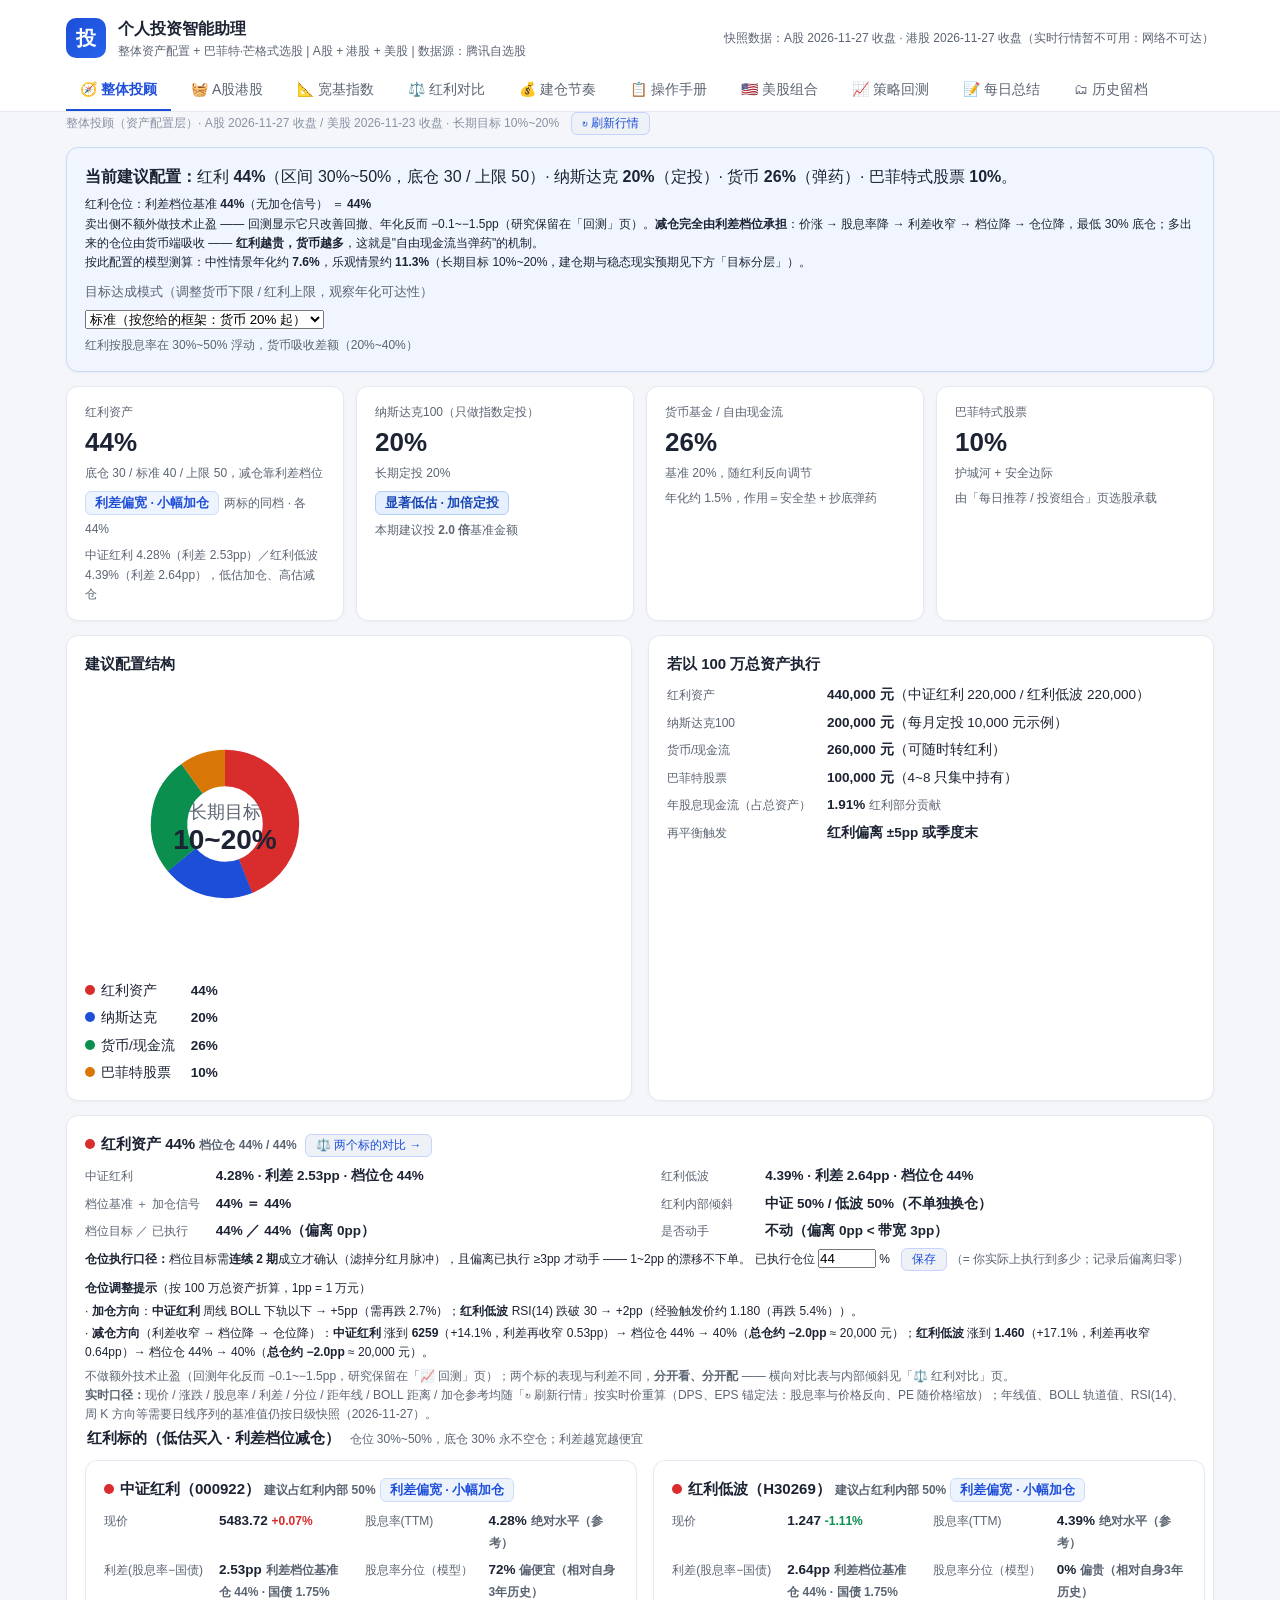
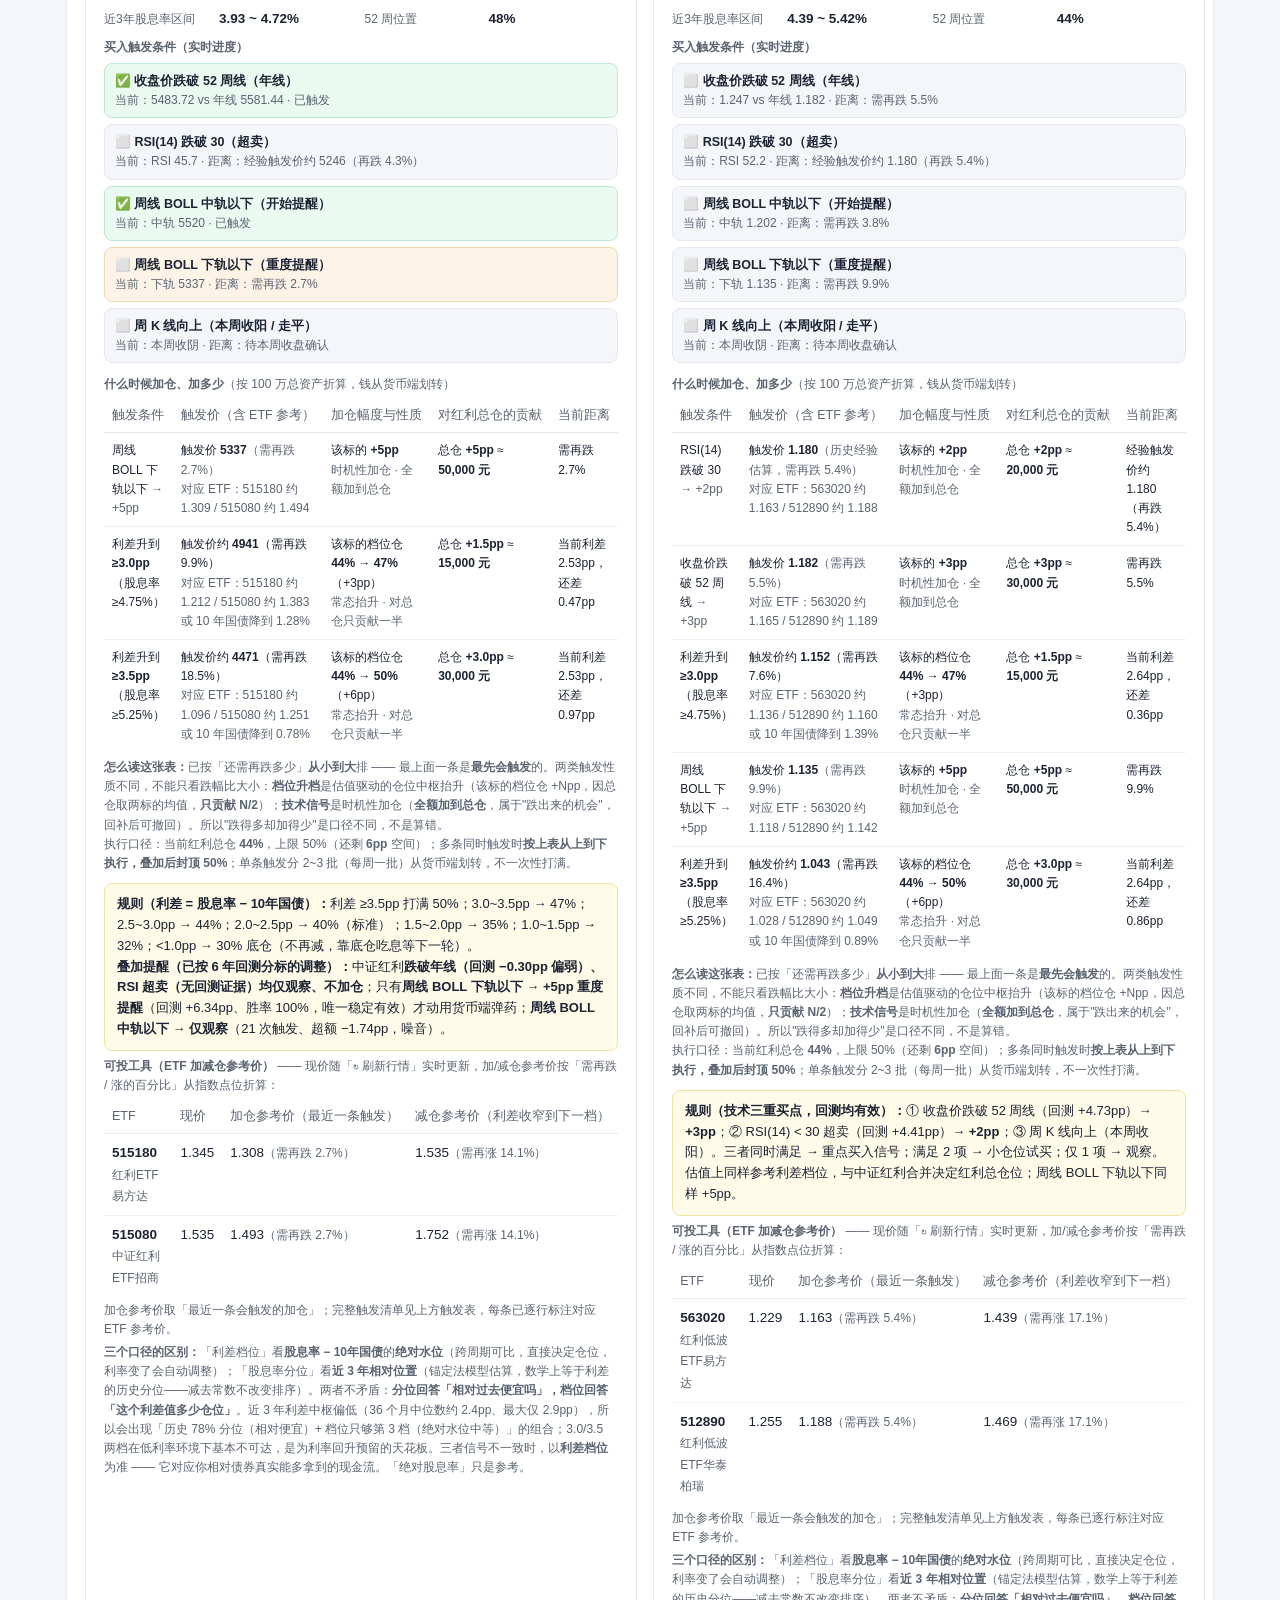
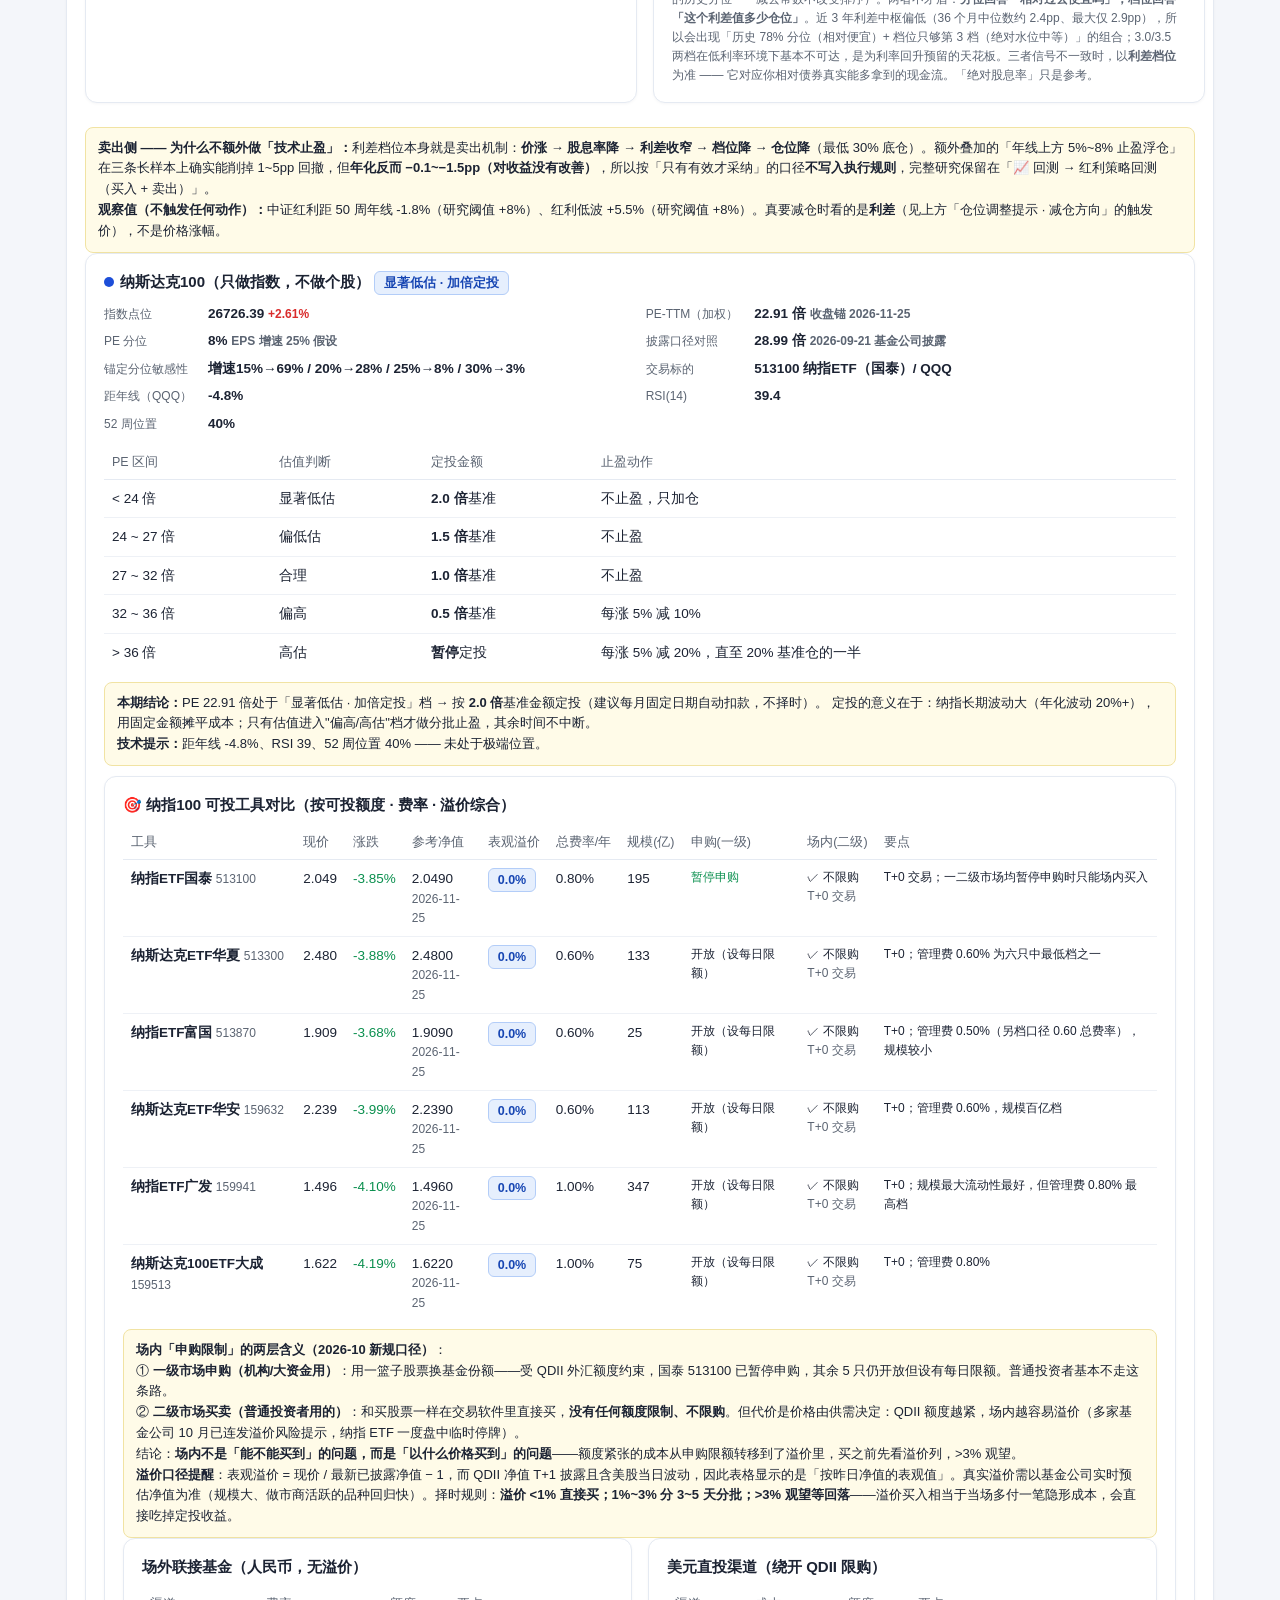
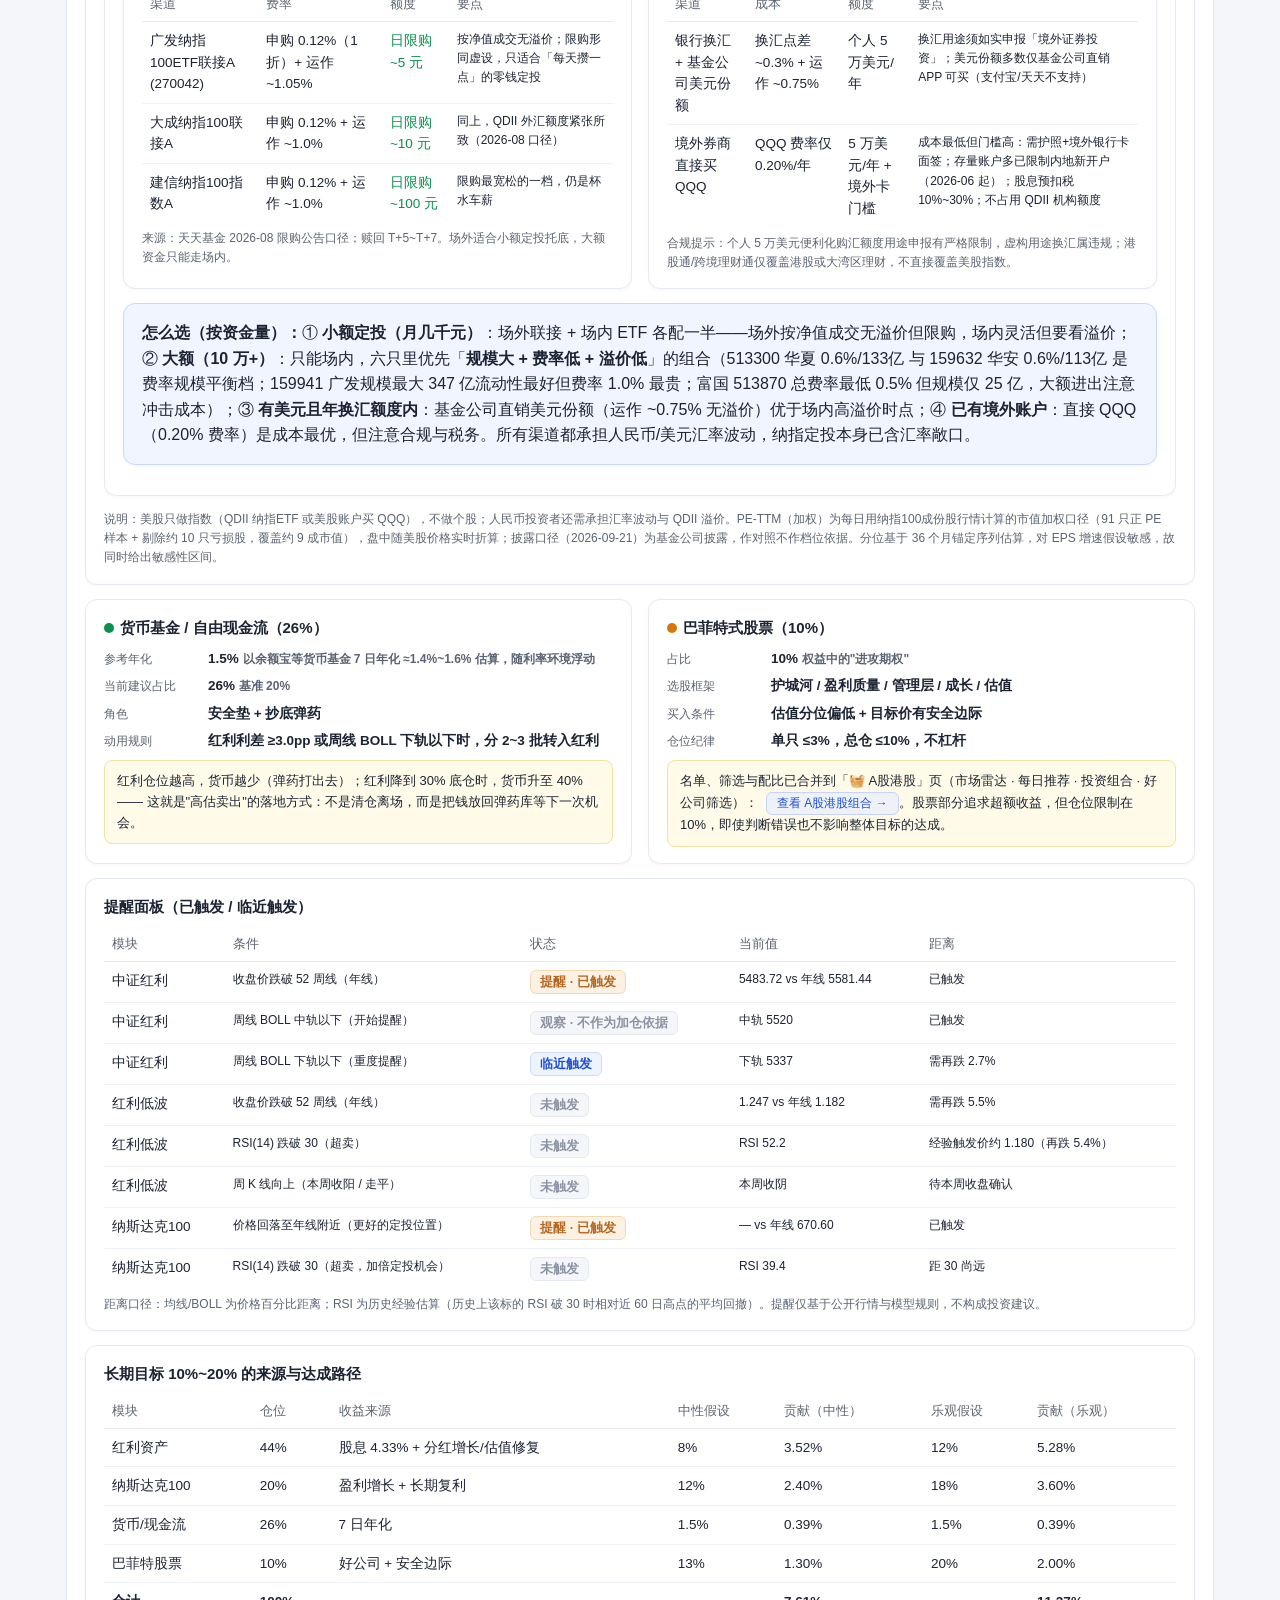
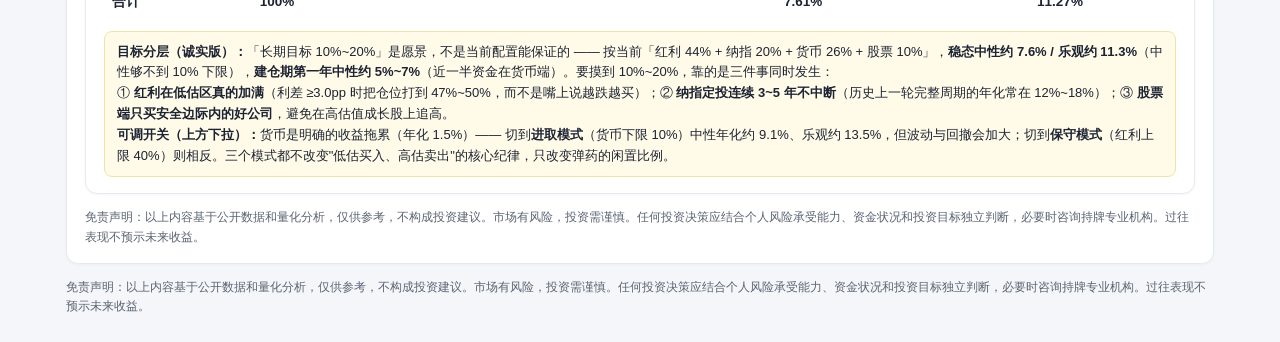
<file: index.html>
<!DOCTYPE html>
<html lang="zh-CN">
<head>
<meta charset="UTF-8">
<meta name="viewport" content="width=device-width, initial-scale=1.0, viewport-fit=cover">
<title>个人投资智能助理 · 整体投顾 + Buffett 选股</title>
<link rel="manifest" href="manifest.json">
<link rel="icon" href="icons/icon.svg" type="image/svg+xml">
<link rel="apple-touch-icon" href="icons/icon-192.png">
<meta name="theme-color" content="#1d4ed8">
<meta name="mobile-web-app-capable" content="yes">
<meta name="apple-mobile-web-app-capable" content="yes">
<meta name="apple-mobile-web-app-status-bar-style" content="black-translucent">
<meta name="apple-mobile-web-app-title" content="投资助理">
<link rel="stylesheet" href="style.css">
</head>
<body>
<header class="top">
  <div class="wrap topbar">
    <div class="brand"><span class="logo">投</span><div><b>个人投资智能助理</b><div class="muted small">整体资产配置 + 巴菲特·芒格式选股<span class="hide-sm"> | A股 + 港股 + 美股 | 数据源：腾讯自选股</span></div></div></div>
    <div class="muted small" id="asof-line"></div>
  </div>
  <nav class="wrap nav" id="main-nav">
    <button class="nav-btn active" id="nav-plan" onclick="showTab('plan')"><span class="ic">🧭</span><span class="lb">整体投顾</span></button>
    <button class="nav-btn" id="nav-ah" onclick="showTab('ah')"><span class="ic">🧺</span><span class="lb">A股港股</span></button>
    <button class="nav-btn" id="nav-broad" onclick="showTab('broad')"><span class="ic">📐</span><span class="lb">宽基指数</span></button>
    <button class="nav-btn" id="nav-divcmp" onclick="showTab('divcmp')"><span class="ic">⚖️</span><span class="lb">红利对比</span></button>
    <button class="nav-btn" id="nav-fund" onclick="showTab('fund')"><span class="ic">💰</span><span class="lb">建仓节奏</span></button>
    <button class="nav-btn" id="nav-playbook" onclick="showTab('playbook')"><span class="ic">📋</span><span class="lb">操作手册</span></button>
    <button class="nav-btn" id="nav-detail" onclick="showTab('detail')" style="display:none"><span class="ic">📄</span><span class="lb">标的调研</span></button>
    <button class="nav-btn" id="nav-us" onclick="showTab('us')"><span class="ic">🇺🇸</span><span class="lb">美股组合</span></button>
    <button class="nav-btn" id="nav-backtest" onclick="showTab('backtest')"><span class="ic">📈</span><span class="lb">策略回测</span></button>
    <button class="nav-btn" id="nav-report" onclick="showTab('report')"><span class="ic">📝</span><span class="lb">每日总结</span></button>
    <button class="nav-btn" id="nav-history" onclick="showTab('history')"><span class="ic">🗂</span><span class="lb">历史留档</span></button>
</nav>
</header>

<main class="wrap">
  <section id="tab-plan"><div id="plan-body"></div></section>
  <section id="tab-ah" style="display:none"><div id="ah-body"></div></section>
  <section id="tab-broad" style="display:none"><div id="broad-body"></div></section>
  <section id="tab-divcmp" style="display:none"><div id="divcmp-body"></div></section>
  <section id="tab-fund" style="display:none"><div id="fund-body"></div></section>
  <section id="tab-playbook" style="display:none"><div id="playbook-body"></div></section>
  <section id="tab-detail" style="display:none"><div id="detail-sel" class="detail-selbar"></div><div id="detail-body"></div></section>
  <section id="tab-us" style="display:none"><div id="us-body"></div></section>
  <section id="tab-backtest" style="display:none"><div id="backtest-body"></div></section>
  <section id="tab-report" style="display:none">
    <div class="card">
      <b>每日投资总结</b> <span class="muted small">自动汇总市场概况、当日推荐与组合建议；每日 18:00 由定时任务自动生成并上传飞书「个人投顾」文件夹，本页同步排版展示（可一键切回 Markdown 原文）</span>
      <div class="btnrow">
        <button class="btn" onclick="copyReport()">复制报告</button>
        <button class="btn" onclick="downloadReport()">下载 .md</button>
        <button class="btn" onclick="window.hSaveReport()">保存到历史留档</button>
        <button class="btn" id="rpt-toggle" onclick="window.rptToggleView()">查看原文 Markdown</button>
      </div>
      <div id="report-view" class="report-view"></div>
      <textarea id="report-out" rows="26" spellcheck="false" style="display:none"></textarea>
    </div>
  </section>
  <section id="tab-history" style="display:none"><div id="history-body"></div></section>
</main>

<div id="flash" class="flash"></div>

<footer class="wrap foot">
  <div class="muted small" id="disc-line"></div>
</footer>

<script src="data.js"></script>
<script src="data/lt.js"></script>
<script src="data/valuation.js"></script>
<script src="data/us.js"></script>
<script src="data/asset.js"></script>
<script src="data/divbt.js"></script>
<script src="data/divbt-sell.js"></script>
<script src="data/etf.js"></script>
<script src="data/baseline.js"></script>
<script src="data/reports.js"></script>
<script src="data/earnings.js"></script>
<script src="data/comps.js"></script>
<script src="data/snap-all.js"></script>
<script src="data/index.js"></script>
<script src="app.js"></script>
</body>
</html>
</file>
<file: style.css>
/* 投资助理 - 浅底研报风 · 红涨绿跌 */
* { box-sizing: border-box; margin: 0; padding: 0; }
body { font-family: -apple-system, "PingFang SC", "Microsoft YaHei", sans-serif; background: #f4f6fa; color: #1c2333; line-height: 1.6; }
.wrap { max-width: 1180px; margin: 0 auto; padding: 0 16px; }
.muted { color: #5b6472; } .small { font-size: 12px; } .mid { font-size: 14px; }
.c-up { color: #d92c2c; } .c-down { color: #0a8f4e; } .c-flat { color: #5b6472; } .c-warn { color: #b45309; }
.center { text-align: center; }
header.top { background: #fff; border-bottom: 1px solid #e5eaf2; padding-bottom: 0; }
.topbar { display: flex; justify-content: space-between; align-items: center; padding-top: 16px; padding-bottom: 10px; }
.brand { display: flex; gap: 12px; align-items: center; }
.logo { display: inline-flex; width: 40px; height: 40px; border-radius: 10px; background: linear-gradient(135deg, #1d4ed8, #2563eb); color: #fff; font-size: 20px; align-items: center; justify-content: center; font-weight: 700; }
.nav { display: flex; gap: 6px; overflow-x: auto; padding-bottom: 0; }
.nav-btn { border: none; background: none; padding: 10px 14px; font-size: 14px; color: #5b6472; cursor: pointer; border-bottom: 2.5px solid transparent; white-space: nowrap; font-family: inherit; }
.nav-btn:hover { color: #1c2333; }
.nav-btn.active { color: #1d4ed8; border-bottom-color: #1d4ed8; font-weight: 600; }
main { padding: 18px 16px 30px; }
.card { background: #fff; border: 1px solid #e5eaf2; border-radius: 12px; padding: 16px 18px; margin-bottom: 14px; box-shadow: 0 1px 3px rgba(20,30,60,0.04); }
.card-inner { background: #f6f8fc; border: 1px solid #e5eaf2; border-radius: 8px; padding: 10px 12px; margin-top: 10px; }
.card h3 { font-size: 15px; margin-bottom: 8px; }
.asof { font-size: 12px; color: #8a93a3; margin-bottom: 12px; }
.big { font-size: 26px; font-weight: 700; }
.grid2 { display: grid; grid-template-columns: 1fr 1fr; gap: 8px 16px; }
.grid3 { display: grid; grid-template-columns: repeat(3, 1fr); gap: 12px; }
.grid4 { display: grid; grid-template-columns: repeat(4, 1fr); gap: 12px; }
.grid5 { display: grid; grid-template-columns: repeat(5, 1fr); gap: 12px; }
/* 键值网格：标签 / 值成对（k2 = 一行一对，k4 = 一行两对） */
.kvg { display: grid; gap: 6px 16px; align-items: baseline; }
.kvg.k2 { grid-template-columns: minmax(88px, max-content) 1fr; }
.kvg.k4 { grid-template-columns: minmax(88px, max-content) 1fr minmax(88px, max-content) 1fr; }
.kv { font-size: 13.5px; }
.kv .muted { font-size: 12px; }
.hide-sm { display: inline; }
.tags .tag-ok, .tags .tag-warn, .tags .tag-flat { border-radius: 8px; padding: 8px 10px; font-size: 13px; }
/* 整体投顾：条件卡片可独立使用（不依赖 .tags 容器） */
.tag-ok, .tag-warn, .tag-flat { border-radius: 8px; padding: 7px 10px; font-size: 13px; }
.tag-ok { background: #eafaf1; border: 1px solid #bfe8d2; }
.tag-warn { background: #fdf3e7; border: 1px solid #f3d9b1; }
.tag-flat { background: #f4f6fa; border: 1px solid #e5eaf2; }
.verdict { background: #f0f5ff; border-color: #c9d9f7; }
.note { background: #fffbe8; border: 1px solid #f1e3a3; border-radius: 8px; padding: 10px 12px; font-size: 13px; }
.chgcard { background: #f6fbf6; border-color: #bcd9c0; }
.tbl { width: 100%; border-collapse: collapse; font-size: 13.5px; }
/* 宽表容器：桌面也不撑破布局，窄屏可横向滚动 */
.tbl-scroll { overflow-x: auto; -webkit-overflow-scrolling: touch; }
.tbl th { text-align: left; color: #5b6472; font-weight: 500; font-size: 12.5px; border-bottom: 1.5px solid #e5eaf2; padding: 7px 8px; white-space: nowrap; }
.tbl td { border-bottom: 1px solid #eef1f6; padding: 8px; vertical-align: top; }
.tbl tr:last-child td { border-bottom: none; }
.rowlink { cursor: pointer; }
.rowlink:hover { background: #f6f9ff; }
.badge { display: inline-block; width: 26px; height: 26px; line-height: 26px; text-align: center; border-radius: 50%; font-weight: 700; font-size: 13px; color: #fff; }
.badge.gS { background: #d92c2c; } .badge.gA { background: #d97706; } .badge.gB { background: #64748b; } .badge.gC { background: #b6c0cf; }
.sliders label { font-size: 12.5px; color: #5b6472; display: block; margin-bottom: 4px; }
.sliders input[type=range] { width: 100%; accent-color: #2563eb; }
.detail-selbar { margin-bottom: 12px; }
.detail-selbar select { padding: 8px 12px; border-radius: 8px; border: 1px solid #cdd5e1; font-size: 14px; background: #fff; min-width: 220px; }
select#bt-asset, select#bt-base { padding: 6px 10px; border-radius: 8px; border: 1px solid #cdd5e1; font-size: 13px; background: #fff; margin-left: 0; width: 100%; max-width: 460px; }
.sliders2 label { font-size: 12.5px; color: #5b6472; display: block; margin-bottom: 4px; }
.sliders2 input[type=number] { width: 100%; padding: 7px 9px; border: 1px solid #cdd5e1; border-radius: 8px; font-size: 14px; }
/* 回测页子视图切换 */
.seg { display: flex; gap: 8px; margin-bottom: 12px; flex-wrap: wrap; }
.seg-btn { flex: 1 1 auto; min-width: 140px; min-height: 40px; padding: 9px 12px; border-radius: 10px; border: 1px solid #d7dee9; background: #fff; color: #5b6472; font-size: 13.5px; font-weight: 600; cursor: pointer; -webkit-tap-highlight-color: transparent; }
.seg-btn.active { background: #1d4ed8; border-color: #1d4ed8; color: #fff; }
.pricebar { display: flex; align-items: center; gap: 8px; margin: 12px 0 4px; font-size: 12px; color: #8a93a3; }
.pb-bar { flex: 1; height: 8px; border-radius: 4px; background: linear-gradient(90deg, #0a8f4e33, #94a3b833, #d92c2c33); position: relative; }
.pb-dot { position: absolute; top: -4px; width: 16px; height: 16px; border-radius: 50%; background: #1d4ed8; border: 3px solid #fff; box-shadow: 0 0 0 1px #1d4ed8; transform: translateX(-50%); }
.target-cards { margin-top: 10px; }
.tcard { border-radius: 10px; padding: 12px; text-align: center; }
.t-lo { background: #eafaf1; border: 1px solid #bfe8d2; }
.t-mid { background: #f0f5ff; border: 1px solid #c9d9f7; }
.t-hi { background: #fdf3e7; border: 1px solid #f3d9b1; }
.tbig { font-size: 24px; font-weight: 700; }
.dot { display: inline-block; width: 10px; height: 10px; border-radius: 50%; margin-right: 6px; }
.pline { display: flex; align-items: center; gap: 6px; padding: 7px 0; border-bottom: 1px dashed #eef1f6; font-size: 13.5px; flex-wrap: wrap; }
.pline .right { margin-left: auto; }
.btnrow { margin: 10px 0; display: flex; gap: 10px; }
.btn { background: #1d4ed8; color: #fff; border: none; border-radius: 8px; padding: 9px 18px; font-size: 14px; cursor: pointer; font-family: inherit; }
.btn:hover { background: #1e40af; }
.btn-mini { background: #eef2f7; color: #1d4ed8; border: 1px solid #c7d2fe; border-radius: 6px; padding: 2px 10px; font-size: 12px; cursor: pointer; font-family: inherit; margin-left: 8px; }
.btn-mini:hover { background: #e0e7ff; }
textarea#report-out { width: 100%; margin-top: 8px; border: 1px solid #cdd5e1; border-radius: 8px; padding: 12px; font-family: ui-monospace, Menlo, monospace; font-size: 12.5px; line-height: 1.55; background: #fbfcfe; color: #1c2333; }
.flash { display: none; position: fixed; bottom: 28px; left: 50%; transform: translateX(-50%); background: #1c2333; color: #fff; padding: 10px 22px; border-radius: 24px; font-size: 14px; z-index: 99; }
.foot { padding-bottom: 26px; }
/* 历史估值百分位：温度色阶（冷=便宜 → 暖=贵） */
.vfilter { display: flex; justify-content: space-between; align-items: center; flex-wrap: wrap; gap: 8px; margin-bottom: 10px; }
.vf-right { display: flex; align-items: center; gap: 4px; flex-wrap: wrap; }
.vf-right select { padding: 5px 8px; border-radius: 6px; border: 1px solid #cdd5e1; font-size: 13px; background: #fff; font-family: inherit; color: #1c2333; }
.vcards { margin-top: 6px; }
.vblock { border-radius: 10px; padding: 12px 14px; border: 1px solid #e5eaf2; background: #f8fafc; }
.vbig { font-size: 26px; font-weight: 700; line-height: 1.25; }
.vtag { display: inline-block; font-size: 12px; font-weight: 600; padding: 1px 10px; border-radius: 20px; margin-bottom: 6px; border: 1px solid transparent; }
.vchip { display: inline-block; font-size: 12.5px; font-weight: 600; padding: 1px 9px; border-radius: 6px; border: 1px solid transparent; }
.vq { display: inline-block; width: 14px; height: 14px; line-height: 14px; text-align: center; border-radius: 50%; background: #e5eaf2; color: #5b6472; font-size: 10px; cursor: help; font-weight: 600; }
.v1 { background: #e6effd; color: #1746b3; border-color: #b3cdf8; }
.v2 { background: #eef4fd; color: #1d4ed8; border-color: #cddcf8; }
.v3 { background: #f1f3f7; color: #5b6472; border-color: #dde3ec; }
.v4 { background: #fdf1e3; color: #b5651d; border-color: #f2d9b4; }
.v5 { background: #fdeaea; color: #b91c1c; border-color: #f4c7c7; }
.v-na { background: #f4f6fa; color: #8a93a3; border-color: #e5eaf2; }
.us-core { display: inline-block; font-size: 11px; font-weight: 500; padding: 0 6px; margin-right: 5px; border-radius: 5px; border: 1px solid #b5d4f4; background: #e6f1fb; color: #185fa5; vertical-align: middle; }
.us-watch { display: inline-block; font-size: 11px; font-weight: 500; padding: 0 6px; margin-right: 5px; border-radius: 5px; border: 1px solid #f0d9b5; background: #faf3e0; color: #92400e; vertical-align: middle; }
/* 核心资产标记（A股/港股通用）：综合分≥8 且护城河≥8.5 */
.core-chip { display: inline-block; font-size: 11px; font-weight: 600; padding: 0 6px; margin-right: 5px; border-radius: 5px; border: 1px solid #e8b98a; background: #fdf1e3; color: #a3520a; vertical-align: middle; }
.vbar { margin-top: 10px; }
.vbar-track { position: relative; height: 10px; border-radius: 5px; background: linear-gradient(90deg, #1746b3 0%, #3b82f6 25%, #94a3b8 50%, #f59e0b 75%, #dc2626 100%); }
.vbar-tick { position: absolute; top: -2px; bottom: -2px; width: 1px; background: rgba(255,255,255,0.7); }
.vbar-mark { position: absolute; top: -4px; width: 4px; height: 18px; background: #1c2333; border-radius: 2px; transform: translateX(-2px); box-shadow: 0 0 0 2px #fff; }
.vbar-scale { display: flex; justify-content: space-between; font-size: 10.5px; color: #8a93a3; margin-top: 4px; }
#val-chart { margin-top: 4px; }
/* 桌面：导航按钮 emoji 与文字保持同行 */
.nav-btn .ic { margin-right: 4px; }
.nav-btn .lb { display: inline; }

/* ---------- 移动端 ---------- */
/* 全球指数（恒生科技 / 纳斯达克 / 标普 等） */
.sectitle { display: flex; align-items: baseline; gap: 10px; margin: 2px 2px 10px; font-size: 15px; flex-wrap: wrap; }
.ixgrid { gap: 10px; }
.ixbox { border: 1px solid #e5eaf2; border-radius: 10px; padding: 10px 12px; background: #fbfcfe; }
.ixbox.ixhot { border-color: #cddcf8; background: #f4f8ff; }
.ixname { font-size: 13px; font-weight: 600; display: flex; justify-content: space-between; align-items: center; gap: 6px; }
.ixname .region { font-size: 11px; font-weight: 400; color: #8a93a3; }
.ixpx { font-size: 22px; font-weight: 700; line-height: 1.25; margin: 1px 0; }

@media (max-width: 860px) {
  .grid3, .grid4, .grid5 { grid-template-columns: 1fr 1fr; }
}
/* 窄屏：两列卡片改为单列；键值网格一行两对 → 一行一对 */
@media (max-width: 720px) {
  .grid2 { grid-template-columns: 1fr; }
  .kvg.k4 { grid-template-columns: minmax(88px, max-content) 1fr; }
}
@media (max-width: 640px) {
  .wrap { padding: 0 12px; }
  header.top { position: sticky; top: 0; z-index: 40; }
  .topbar { padding-top: 10px; padding-bottom: 8px; }
  .logo { width: 34px; height: 34px; font-size: 17px; border-radius: 8px; }
  .brand { gap: 9px; }
  .brand b { font-size: 15px; }
  .topbar > #asof-line { display: none; } /* 数据时点在页内已有，顶栏让位 */
  .hide-sm { display: none; }              /* 顶栏副标题在窄屏精简 */

  /* 底部固定 tab 栏（类小程序）：tab 数多于屏宽时横向滚动，不压缩变形（当前项会自动滚到可见处） */
  .nav { position: fixed; left: 0; right: 0; bottom: 0; margin: 0; padding: 5px 4px calc(5px + env(safe-area-inset-bottom)); background: #fff; border-top: 1px solid #e5eaf2; box-shadow: 0 -1px 6px rgba(20,30,60,0.06); gap: 2px; z-index: 50; overflow-x: auto; -webkit-overflow-scrolling: touch; scrollbar-width: none; }
  .nav::-webkit-scrollbar { display: none; }
  .nav-btn { flex: 0 0 auto; width: 60px; min-width: 60px; display: flex; flex-direction: column; align-items: center; gap: 2px; padding: 7px 1px 6px; font-size: 10.5px; line-height: 1.2; border-bottom: none; border-radius: 9px; -webkit-tap-highlight-color: transparent; }
  .nav-btn .ic { font-size: 19px; margin-right: 0; }
  .nav-btn .lb { display: block; }
  .nav-btn.active { background: #eef4ff; }
  main { padding: 12px 12px calc(84px + env(safe-area-inset-bottom)); }
  footer.foot { padding-bottom: calc(92px + env(safe-area-inset-bottom)); }

  .card { padding: 14px 13px; border-radius: 10px; margin-bottom: 12px; }
  .card h3 { font-size: 14.5px; }
  .big { font-size: 22px; }
  .tbig { font-size: 20px; }
  .vbig { font-size: 22px; }

  /* 表格横向滚动：单元格不挤压，长文本列允许换行 */
  .tbl { display: block; overflow-x: auto; -webkit-overflow-scrolling: touch; min-width: 100%; }
  .tbl-scroll { overflow-x: auto; -webkit-overflow-scrolling: touch; }
  .tbl th, .tbl td { white-space: nowrap; }
  .tbl .wrapcol { white-space: normal; min-width: 9em; }
  .tbl th { padding: 8px; font-size: 12px; }
  .tbl td { padding: 9px 8px; }

  /* 触摸目标 ≥44px */
  .btn { padding: 12px 16px; font-size: 14px; border-radius: 10px; }
  .btnrow { flex-wrap: wrap; }
  .btnrow .btn { flex: 1 1 128px; }
  .btn-mini { padding: 8px 12px; font-size: 12.5px; }
  .detail-selbar select { width: 100%; min-width: 0; padding: 11px 12px; font-size: 15px; }
  select#bt-asset, select#bt-base { width: 100%; margin: 4px 0 0; padding: 10px; font-size: 14px; max-width: none; }
  .vf-right { width: 100%; }
  .vf-right select { flex: 1; min-width: 0; padding: 9px 10px; font-size: 14px; }
  .sliders input[type=range] { height: 28px; }
  .sliders2 input[type=number] { padding: 10px; font-size: 15px; }

  textarea#report-out { font-size: 12px; padding: 10px; }
  .pline { font-size: 13px; }
  .pline .right { margin-left: 0; width: 100%; }
  .kv { font-size: 13px; }
  #flash { bottom: calc(92px + env(safe-area-inset-bottom)); width: max-content; max-width: 86vw; }
}

/* ---------- 窄屏：宽表改「卡片堆叠」，不用横向拖动也能读全 ---------- */
@media (max-width: 700px) {
  .tbl-stack { display: block; min-width: 0; overflow: visible; }
  .tbl-stack thead { display: none; }
  .tbl-stack tbody, .tbl-stack tr, .tbl-stack td { display: block; width: 100%; }
  .tbl-stack tr { border: 1px solid #e5eaf2; border-radius: 10px; padding: 8px 11px; margin-bottom: 8px; background: #fbfcfe; }
  .tbl-stack tr.grp { background: #f7f8fa; border: none; padding: 4px 2px; margin-bottom: 2px; }
  .tbl-stack td { border: none; padding: 3px 0; white-space: normal !important; }
  .tbl-stack td::before { content: attr(data-l); display: block; color: #8a93a3; font-size: 11px; line-height: 1.4; }
  .tbl-stack td:first-child { font-weight: 600; padding-bottom: 5px; }
  .tbl-stack td:first-child::before, .tbl-stack tr.grp td::before { display: none; }
}

/* ---------- 中屏（平板 / 小笔记本）：导航压缩，避免挤成两行或出现横向滚动 ---------- */
@media (min-width: 641px) and (max-width: 1100px) {
  .nav-btn { padding: 10px 9px; font-size: 13px; }
  .nav-btn .ic { margin-right: 3px; }
}

/* ---------- 财报披露日标记（表格「财报」列 + 页面顶部「财报日历」卡） ---------- */
.repchip { display: inline-block; padding: 1px 7px; border-radius: 10px; background: #eef2f7; color: #5b6472; font-size: 12px; white-space: nowrap; }
.repchip.rep-soon { background: #fdecec; color: #c0392b; font-weight: 600; }
.repitem { display: inline-block; margin: 2px 6px 2px 0; padding: 2px 9px; border-radius: 10px; background: #f2f5f9; color: #37414f; }
.repitem.rep-soon { background: #fdecec; color: #c0392b; font-weight: 600; }

/* ---------- 每日总结 / 历史报告的「排版视图」（Markdown → HTML 渲染区） ---------- */
.report-view { background: #fff; border: 1px solid #e5eaf2; border-radius: 12px; padding: 16px 18px; font-size: 14px; line-height: 1.75; color: #1c2333; max-height: 72vh; overflow: auto; margin-top: 8px; }
.report-view h1 { font-size: 19px; margin: 4px 0 12px; padding-bottom: 8px; border-bottom: 3px solid #1d4ed8; color: #1c2333; }
.report-view h2 { font-size: 16.5px; margin: 20px 0 8px; padding: 4px 10px; background: #eef3ff; border-left: 4px solid #1d4ed8; border-radius: 0 8px 8px 0; color: #1d4ed8; }
.report-view h3 { font-size: 14.5px; margin: 14px 0 6px; color: #37414f; }
.report-view h4 { font-size: 13.5px; margin: 10px 0 4px; color: #37414f; }
.report-view p { margin: 8px 0; }
.report-view ul, .report-view ol { margin: 8px 0; padding-left: 22px; }
.report-view li { margin: 3px 0; }
.report-view blockquote { margin: 10px 0; padding: 8px 12px; background: #f5f7fb; border-left: 3px solid #1d4ed8; border-radius: 0 8px 8px 0; color: #5b6472; font-size: 13px; }
.report-view hr { border: none; border-top: 1px solid #e5eaf2; margin: 14px 0; }
.report-view code { background: #eef2f7; padding: 1px 5px; border-radius: 4px; font-size: 12px; }
.report-view .tbl-scroll { overflow-x: auto; margin: 10px 0; }
.report-view table { border-collapse: collapse; width: 100%; font-size: 13px; }
.report-view th, .report-view td { border: 1px solid #e5eaf2; padding: 6px 9px; text-align: left; vertical-align: top; white-space: nowrap; }
.report-view thead th { background: #f2f5f9; font-weight: 600; }
.report-view tbody tr:nth-child(even) { background: #fbfcfe; }
.report-view-sm { max-height: 480px; }
@media (max-width: 640px) {
  .report-view { padding: 12px 12px; font-size: 13.5px; max-height: none; }
  .report-view th, .report-view td { white-space: normal; font-size: 12.5px; padding: 5px 7px; }
  .report-view h2 { font-size: 15px; }
}
</file>
